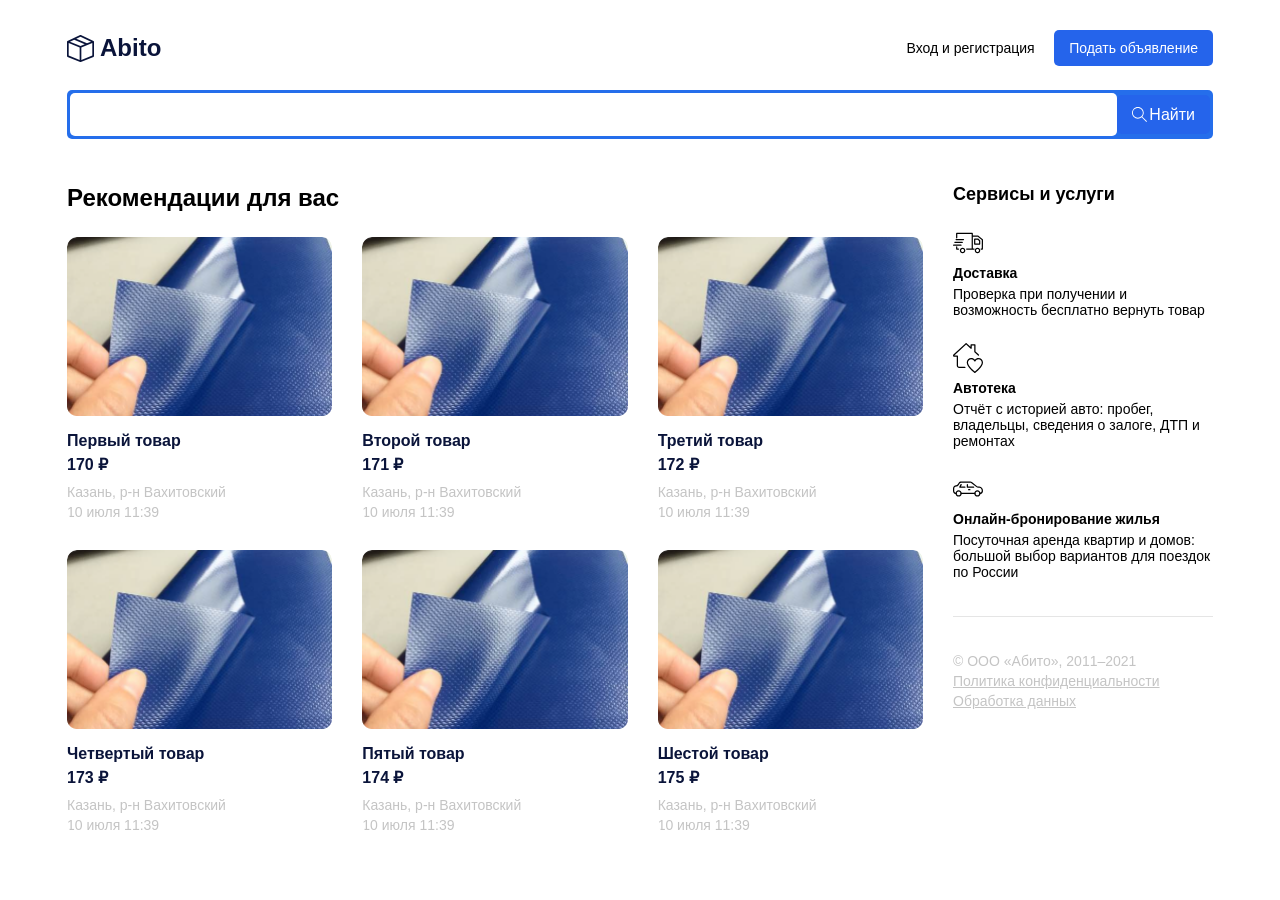
<file: index.html>
<!DOCTYPE html>
<html lang="en">
  <head>
    <meta charset="UTF-8" />
    <meta name="viewport" content="width=device-width, initial-scale=1.0" />
    <link rel="stylesheet" href="style.css" />
    <script src="./script.js" defer></script>
    <title>Abito</title>
  </head>
  <body>
    <header class="header">
      <div class="container">
        <div class="header-box">
          <a href="/" class="header-logo">
            <img src="./image/logo.svg" alt="logo" />
            <span>Abito</span>
          </a>
          <div class="header-controls">
            <button class="btn btn-outline">Вход и регистрация</button>
            <button class="btn btn-primary">Подать объявление</button>
          </div>
          <div class="header-burger">
            <img src="./image/burger.svg" alt="burger" />
          </div>
        </div>
      </div>
    </header>

    <main>
      <section class="search">
        <div class="container">
          <div class="search-box">
            <input type="text" />
            <button class="btn btn-primary search-btn">
              <img
                class="search-btn__icon"
                src="./image/search.svg"
                alt="search"
              />
              <span class="search-btn__text">Найти</span>
            </button>
          </div>
        </div>
      </section>

      <section class="content">
        <div class="container">
          <div class="content-box">
            <div class="content-main">
              <h2 class="content-main__title">Рекомендации для вас</h2>
              <div class="content-main__list">
                <!-- <a href="./product.html" class="content-main__list-item">
                  <div class="content-main__list-item--img">
                    <img src="./image/card-img.png" alt="card-img" />
                  </div>
                  <h5 class="content-main__list-item--title">
                    Пвх материал 2й сорт
                  </h5>
                  <strong class="content-main__list-item--price">
                    170 ₽
                  </strong>
                  <div class="content-main__list-item--desc-box">
                    <span class="content-main__list-item--desc">
                      Казань, р-н Вахитовский
                    </span>
                    <span class="content-main__list-item--desc">
                      10 июля 11:39
                    </span>
                  </div>
                </a>

                <a href="./product.html" class="content-main__list-item">
                  <div class="content-main__list-item--img">
                    <img src="./image/card-img.png" alt="card-img" />
                  </div>
                  <h5 class="content-main__list-item--title">
                    Пвх материал 2й сорт
                  </h5>
                  <strong class="content-main__list-item--price">
                    170 ₽
                  </strong>
                  <div class="content-main__list-item--desc-box">
                    <span class="content-main__list-item--desc">
                      Казань, р-н Вахитовский
                    </span>
                    <span class="content-main__list-item--desc">
                      10 июля 11:39
                    </span>
                  </div>
                </a>

                <a href="./product.html" class="content-main__list-item">
                  <div class="content-main__list-item--img">
                    <img src="./image/card-img.png" alt="card-img" />
                  </div>
                  <h5 class="content-main__list-item--title">
                    Пвх материал 2й сорт
                  </h5>
                  <strong class="content-main__list-item--price">
                    170 ₽
                  </strong>
                  <div class="content-main__list-item--desc-box">
                    <span class="content-main__list-item--desc">
                      Казань, р-н Вахитовский
                    </span>
                    <span class="content-main__list-item--desc">
                      10 июля 11:39
                    </span>
                  </div>
                </a>

                <a href="./product.html" class="content-main__list-item">
                  <div class="content-main__list-item--img">
                    <img src="./image/card-img.png" alt="card-img" />
                  </div>
                  <h5 class="content-main__list-item--title">
                    Пвх материал 2й сорт
                  </h5>
                  <strong class="content-main__list-item--price">
                    170 ₽
                  </strong>
                  <div class="content-main__list-item--desc-box">
                    <span class="content-main__list-item--desc">
                      Казань, р-н Вахитовский
                    </span>
                    <span class="content-main__list-item--desc">
                      10 июля 11:39
                    </span>
                  </div>
                </a>

                <a href="./product.html" class="content-main__list-item">
                  <div class="content-main__list-item--img">
                    <img src="./image/card-img.png" alt="card-img" />
                  </div>
                  <h5 class="content-main__list-item--title">
                    Пвх материал 2й сорт
                  </h5>
                  <strong class="content-main__list-item--price">
                    170 ₽
                  </strong>
                  <div class="content-main__list-item--desc-box">
                    <span class="content-main__list-item--desc">
                      Казань, р-н Вахитовский
                    </span>
                    <span class="content-main__list-item--desc">
                      10 июля 11:39
                    </span>
                  </div>
                </a>

                <a href="./product.html" class="content-main__list-item">
                  <div class="content-main__list-item--img">
                    <img src="./image/card-img.png" alt="card-img" />
                  </div>
                  <h5 class="content-main__list-item--title">
                    Пвх материал 2й сорт
                  </h5>
                  <strong class="content-main__list-item--price">
                    170 ₽
                  </strong>
                  <div class="content-main__list-item--desc-box">
                    <span class="content-main__list-item--desc">
                      Казань, р-н Вахитовский
                    </span>
                    <span class="content-main__list-item--desc">
                      10 июля 11:39
                    </span>
                  </div>
                </a> -->
              </div>
            </div>

            <div class="content-side">
              <h3 class="content-side__title">Сервисы и услуги</h3>

              <div class="content-side__box">
                <div class="content-side__list">
                  <div class="content-side__list-item">
                    <img
                      class="content-side__list-item--img"
                      src="./image/side-info-1.svg"
                      alt="side-info-1"
                    />
                    <h5 class="content-side__list-item--title">Доставка</h5>
                    <p class="content-side__list-item--text">
                      Проверка при получении и возможность бесплатно вернуть
                      товар
                    </p>
                  </div>

                  <div class="content-side__list-item">
                    <img
                      class="content-side__list-item--img"
                      src="./image/side-info-2.svg"
                      alt="side-info-2"
                    />
                    <h5 class="content-side__list-item--title">Автотека</h5>
                    <p class="content-side__list-item--text">
                      Отчёт с историей авто: пробег, владельцы, сведения о
                      залоге, ДТП и ремонтах
                    </p>
                  </div>

                  <div class="content-side__list-item">
                    <img
                      class="content-side__list-item--img"
                      src="./image/side-info-3.svg"
                      alt="side-info-3"
                    />
                    <h5 class="content-side__list-item--title">
                      Онлайн-бронирование жилья
                    </h5>
                    <p class="content-side__list-item--text">
                      Посуточная аренда квартир и домов: большой выбор вариантов
                      для поездок по России
                    </p>
                  </div>
                </div>

                <div class="content-side__footer">
                  <p class="content-side__footer--item">
                    © ООО «Абито», 2011–2021
                  </p>
                  <a href="#" class="content-side__footer--item">
                    Политика конфиденциальности
                  </a>
                  <a href="#" class="content-side__footer--item">
                    Обработка данных
                  </a>
                </div>
              </div>
            </div>
          </div>
        </div>
      </section>
    </main>
  </body>
</html>
</file>
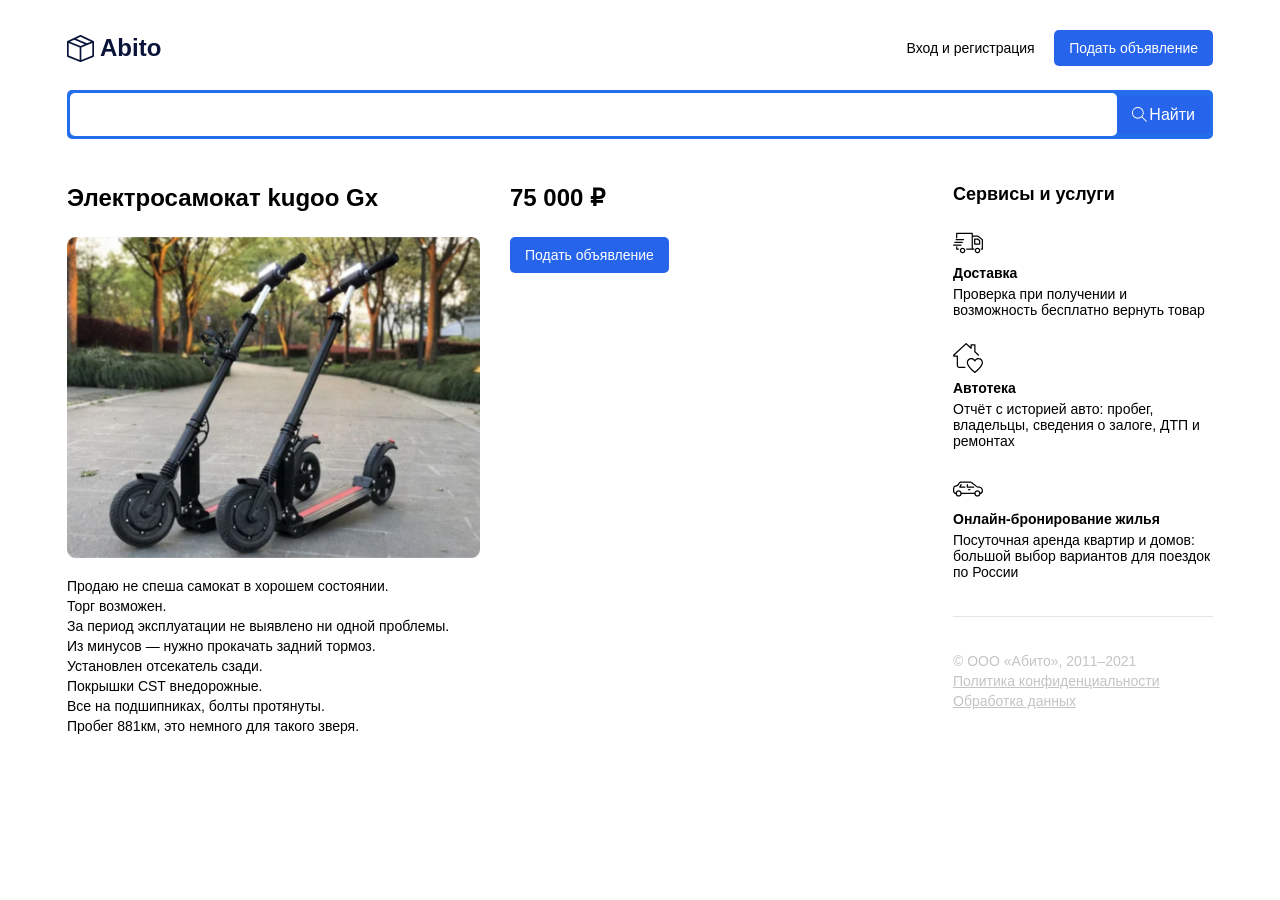
<file: product.html>
<!DOCTYPE html>
<html lang="en">
  <head>
    <meta charset="UTF-8" />
    <meta name="viewport" content="width=device-width, initial-scale=1.0" />
    <link rel="stylesheet" href="style.css" />
    <title>Abito</title>
  </head>
  <body>
    <header class="header">
      <div class="container">
        <div class="header-box">
          <a href="/" class="header-logo">
            <img src="./image/logo.svg" alt="logo" />
            <span>Abito</span>
          </a>
          <div class="header-controls">
            <button class="btn btn-outline">Вход и регистрация</button>
            <button class="btn btn-primary">Подать объявление</button>
          </div>
          <div class="header-burger">
            <img src="./image/burger.svg" alt="burger" />
          </div>
        </div>
      </div>
    </header>

    <main>
      <section class="search">
        <div class="container">
          <div class="search-box">
            <input type="text" />
            <button class="btn btn-primary search-btn">
              <img
                class="search-btn__icon"
                src="./image/search.svg"
                alt="search"
              />
              <span class="search-btn__text">Найти</span>
            </button>
          </div>
        </div>
      </section>

      <section class="content">
        <div class="container">
          <div class="content-box">
            <div class="content-product">
              <div class="content-product__left">
                <h2 class="content-product__title">Электросамокат kugoo Gx</h2>
                <img
                  class="content-product__img"
                  src="./image/product-img.jpg"
                  alt="card-img"
                />
                <p class="content-product__text">
                  Продаю не спеша самокат в хорошем состоянии. <br />
                  Торг возможен.<br />
                  За период эксплуатации не выявлено ни одной проблемы.<br />
                  Из минусов — нужно прокачать задний тормоз.<br />
                  Установлен отсекатель сзади.<br />
                  Покрышки CST внедорожные.<br />
                  Все на подшипниках, болты протянуты.<br />
                  Пробег 881км, это немного для такого зверя.
                </p>
              </div>
              <div class="content-product__right">
                <h3 class="content-product__price">75 000 ₽</h3>
                <button class="btn btn-primary btn-large">
                  Подать объявление
                </button>
              </div>
            </div>
            <div class="content-side">
              <h3 class="content-side__title">Сервисы и услуги</h3>

              <div class="content-side__box">
                <div class="content-side__list">
                  <div class="content-side__list-item">
                    <img
                      class="content-side__list-item--img"
                      src="./image/side-info-1.svg"
                      alt="side-info-1"
                    />
                    <h5 class="content-side__list-item--title">Доставка</h5>
                    <p class="content-side__list-item--text">
                      Проверка при получении и возможность бесплатно вернуть
                      товар
                    </p>
                  </div>

                  <div class="content-side__list-item">
                    <img
                      class="content-side__list-item--img"
                      src="./image/side-info-2.svg"
                      alt="side-info-2"
                    />
                    <h5 class="content-side__list-item--title">Автотека</h5>
                    <p class="content-side__list-item--text">
                      Отчёт с историей авто: пробег, владельцы, сведения о
                      залоге, ДТП и ремонтах
                    </p>
                  </div>

                  <div class="content-side__list-item">
                    <img
                      class="content-side__list-item--img"
                      src="./image/side-info-3.svg"
                      alt="side-info-3"
                    />
                    <h5 class="content-side__list-item--title">
                      Онлайн-бронирование жилья
                    </h5>
                    <p class="content-side__list-item--text">
                      Посуточная аренда квартир и домов: большой выбор вариантов
                      для поездок по России
                    </p>
                  </div>
                </div>

                <div class="content-side__footer">
                  <p class="content-side__footer--item">
                    © ООО «Абито», 2011–2021
                  </p>
                  <a href="#" class="content-side__footer--item">
                    Политика конфиденциальности
                  </a>
                  <a href="#" class="content-side__footer--item">
                    Обработка данных
                  </a>
                </div>
              </div>
            </div>
          </div>
        </div>
      </section>
    </main>
  </body>
</html>
</file>
<file: style.css>
* {
  box-sizing: border-box;
}

body {
  margin: 0;
  font-family: sans-serif;
}

.container {
  width: 100%;
  max-width: 1170px;
  /* максимальная ширина контента - 1146, чтобы он не прилип по краям экрана, добавляем по 12 слева и справа - 1170 */
  padding: 0 12px;
  margin: 0 auto;
}

.btn {
  line-height: 16px;
  font-size: 14px;
  font-weight: 400;
  padding: 10px 15px;
  border-radius: 5px;
  border: none;
}

.btn-outline {
  background-color: transparent;
  cursor: pointer;
}

.btn-primary {
  background-color: rgb(37, 100, 235);
  color: rgb(255, 255, 255);
  cursor: pointer;
}

.header {
  padding-top: 30px;
  padding-bottom: 24px;
}

.header-box {
  display: flex;
  justify-content: space-between;
  align-items: center;
}

.header-logo {
  display: flex;
  justify-content: flex-start;
  align-items: center;
  text-decoration: none;
  color: rgb(10, 20, 58);
}

.header-logo span {
  line-height: 28px;
  font-size: 24px;
  font-weight: 700;
  margin-left: 6px;
}

.header-burger {
  width: 30px;
  height: 19px;
  display: none;
}

.search {
  margin-bottom: 45px;
}

.search-box {
  width: 100%;
  border-radius: 5px;
  background-color: rgb(37, 110, 235);
  padding: 3px;
  display: flex;
  align-items: center;
  justify-content: flex-start;
}

.search-box input {
  flex-grow: 1;
  padding: 14px 22px;
  border-radius: 5px;
  outline: none;
  border: none;
  min-width: 0;
}

.search-btn {
  display: flex;
  align-items: center;
}

.search-btn__icon {
  width: 15px;
  height: 15px;
}

.search-btn__text {
  margin-left: 2px;
  font-size: 16px;
  line-height: 19px;
}

.content {
  padding-bottom: 50px;
}

.content-box {
  display: flex;
  justify-content: space-between;
  align-items: flex-start;
  gap: 30px;
}

.content-main {
  flex-grow: 1;
}

.content-side {
  width: 260px;
  min-width: 260px;
}

.content-main__title {
  font-size: 24px;
  line-height: 28px;
  margin-top: 0;
  margin-bottom: 25px;
}

.content-main__list {
  display: flex;
  justify-content: space-between;
  flex-wrap: wrap;
  row-gap: 30px;
}

.content-main__list-item {
  width: calc((100% - 60px) / 3);
  min-width: 0;
  display: flex;
  flex-direction: column;
  align-items: flex-start;
  border-radius: 10px;
  overflow: hidden;
  text-decoration: none;
}

.content-main__list-item--img {
  width: 100%;
  display: flex;
}

.content-main__list-item--img img {
  width: 100%;
}

.content-main__list-item--title {
  margin-top: 15px;
  margin-bottom: 5px;
  font-size: 16px;
  line-height: 19px;
  color: rgb(10, 20, 58);
}

.content-main__list-item:hover .content-main__list-item--title {
  color: rgb(37, 110, 235);
}

.content-main__list-item--price {
  font-size: 16px;
  line-height: 19px;
  margin-bottom: 10px;
  color: rgb(10, 20, 58);
}

.content-main__list-item--desc-box {
  display: flex;
  flex-direction: column;
  row-gap: 4px;
}

.content-main__list-item--desc {
  font-size: 14px;
  line-height: 16px;
  color: rgb(196, 196, 196);
}

.content-side__title {
  font-size: 18px;
  line-height: 21px;
  margin-top: 0;
  margin-bottom: 23px;
}

.content-side__list {
  display: flex;
  flex-direction: column;
  justify-content: space-between;
  height: 100%;
  gap: 25px;
  border-bottom: 1px solid rgb(229, 229, 229);
  padding-bottom: 36px;
  margin-bottom: 36px;
}

.content-side__list-item {
  display: flex;
  flex-direction: column;
  align-items: flex-start;
}

.content-side__list-item--title {
  margin-top: 7px;
  margin-bottom: 5px;
  font-size: 14px;
  line-height: 16px;
}

.content-side__list-item--text {
  font-size: 14px;
  line-height: 16px;
  margin: 0;
}

.content-side__footer {
  display: flex;
  flex-direction: column;
  gap: 4px;
}

.content-side__footer--item {
  color: rgb(196, 196, 196);
  margin: 0;
  font-size: 14px;
  line-height: 16px;
}

.content-product {
  display: flex;
  flex-grow: 1;
  gap: 30px;
}

.content-product__left {
  flex-basis: 50%;
}

.content-product__right {
  flex-basis: 50%;
}

.content-product__title,
.content-product__price {
  font-size: 24px;
  line-height: 28px;
  margin-top: 0px;
  margin-bottom: 25px;
}

.content-product__img {
  width: 100%;
}

.content-product__text {
  font-size: 14px;
  line-height: 20px;
}

@media (max-width: 1200px) {
  .container {
    max-width: 930px;
  }

  .content-main__list-item {
    width: calc((100% - 30px) / 2);
  }
}

@media (max-width: 991px) {
  .container {
    max-width: 730px;
  }

  .content-box {
    flex-direction: column;
  }

  .content-main {
    width: 100%;
  }

  .content-side {
    width: 100%;
    min-width: 0;
  }

  .content-product {
    flex-direction: column;
    width: 100%;
  }

  .content-product__left {
    flex-basis: 100%;
    width: 100%;
  }

  .content-product__right {
    flex-basis: 100%;
    width: 100%;
  }
}

@media (max-width: 786px) {
  .container {
    max-width: 100%;
  }

  .header-controls {
    display: none;
  }

  .header-burger {
    display: block;
  }

  .search-btn__text {
    display: none;
  }
}

@media (max-width: 480px) {
  .content-main__list-item {
    width: 100%;
  }
}
</file>
